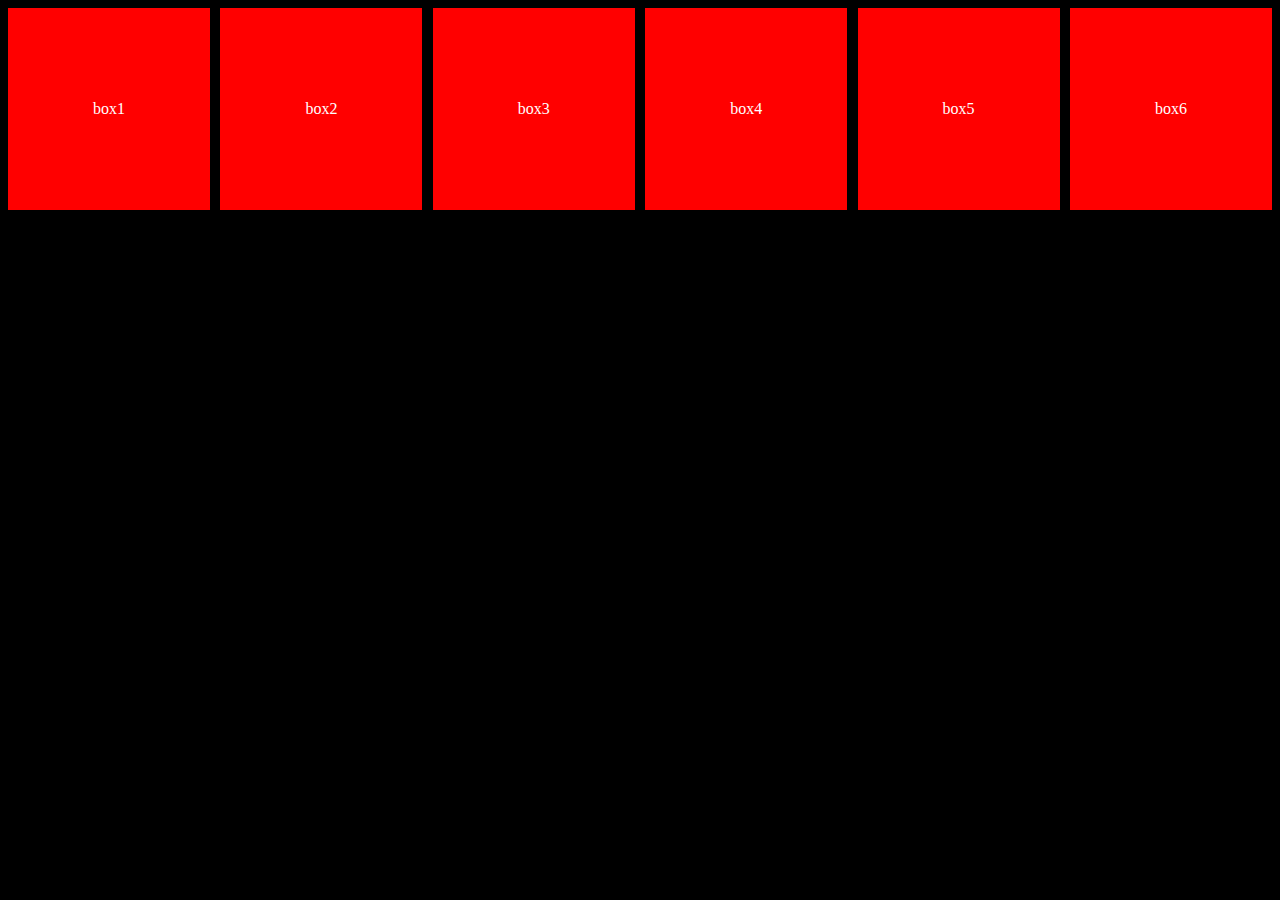
<file: 3-dars/index.html>
<!DOCTYPE html>
<html lang="en">
<head>
    <meta charset="UTF-8">
    <meta name="viewport" content="width=device-width, initial-scale=1.0">
    <title>Document</title>
    <link rel="stylesheet" href="style.css">
</head>
<body>
    <div class="container">
        <div class="box">box1</div>
        <div class="box">box2</div>
        <div class="box">box3</div>
        <div class="box">box4</div>
        <div class="box">box5</div>
        <div class="box">box6</div>
    </div>
</body> 
</html>
</file>
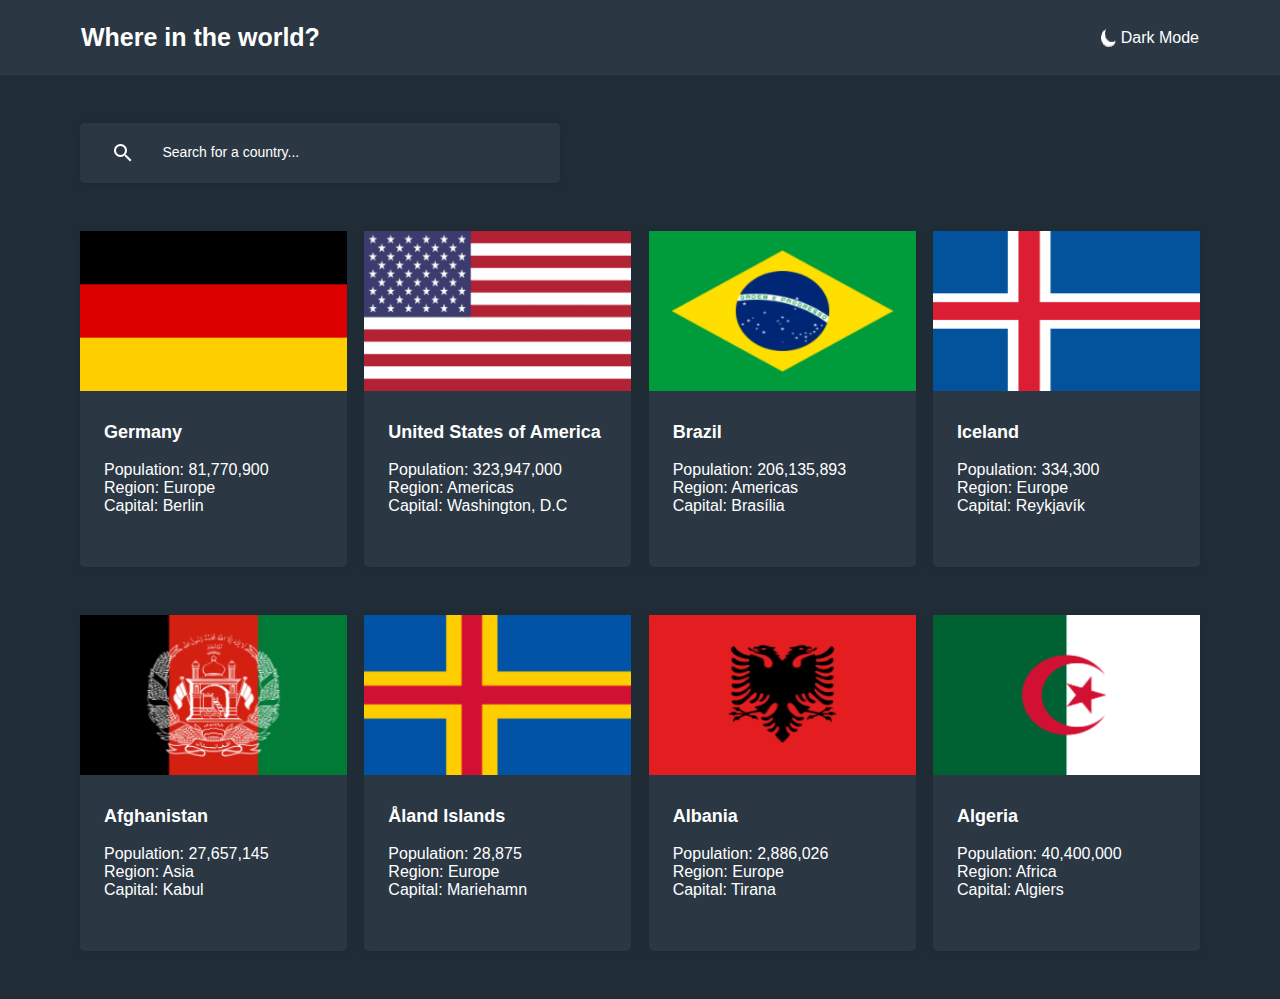
<file: 5-dars/index.html>
<!DOCTYPE html>
<html lang="en">
<head>
    <meta charset="UTF-8">
    <meta name="viewport" content="width=device-width, initial-scale=1.0">
    <title>Document</title>
    <link rel="stylesheet" href="style.css">
</head>
<body>
    <header>
        <div class="container">
            <div class="header">
                <p>Where in the world?</p>
            </div>
            <div class="content">
                <img src="images/Path.png" alt="">
                <p>Dark Mode</p>
            </div>
        </div>
    </header>
    <main>
        <section id="flags-1">
            <div class="search">
                <img src="images/search@2x.png" alt="">
                <input type="text" placeholder="Search for a country..." name="" id="">
            </div>
            <div class="series">
                <div class="flag">
                    <div class="img">
                        <img src="images/1280px-Flag_of_Germany.svg.png" alt="">
                    </div>
                    <h3>Germany</h3>
                    <div class="content">
                        <p>Population: 81,770,900</p>
                        <p>Region: Europe</p>
                        <p>Capital: Berlin</p>
                    </div>
                </div>
                <div class="flag">
                    <div class="img">
                        <img src="images/1280px-Flag_of_Germany.svg (1).png" alt="">
                    </div>
                    <h3>United States of America</h3>
                    <div class="content">
                        <p>Population: 323,947,000</p>
                        <p>Region: Americas</p>
                        <p>Capital: Washington, D.C</p>
                    </div>
                </div>
                <div class="flag">
                    <div class="img">
                        <img src="images/1280px-Flag_of_Germany.svg (2).png" alt="">
                    </div>
                    <h3>Brazil</h3>
                    <div class="content">
                        <p>Population: 206,135,893</p>
                        <p>Region: Americas</p>
                        <p>Capital: Brasília</p>
                    </div>
                </div>
                <div class="flag">
                    <div class="img">
                        <img src="images/1280px-Flag_of_Germany.svg (3).png" alt="">
                    </div>
                    <h3>Iceland</h3>
                    <div class="content">
                        <p>Population: 334,300</p>
                        <p>Region: Europe</p>
                        <p>Capital: Reykjavík</p>
                    </div>
                </div>
            </div>
        </section>
        <section id="flags-2">
            <div class="series">
                <div class="flag">
                    <div class="img">
                        <img src="images/Afganistan.png" alt="">
                    </div>
                    <h3>Afghanistan</h3>
                    <div class="content">
                        <p>Population: 27,657,145</p>
                        <p>Region: Asia</p>
                        <p>Capital: Kabul</p>
                    </div>
                </div>
                <div class="flag">
                    <div class="img">
                        <img src="images/flag1.png" alt="">
                    </div>
                    <h3>Åland Islands</h3>
                    <div class="content">
                        <p>Population: 28,875</p>
                        <p>Region: Europe</p>
                        <p>Capital: Mariehamn</p>
                    </div>
                </div>
                <div class="flag">
                    <div class="img">
                        <img src="images/flag2.png" alt="">
                    </div>
                    <h3>Albania</h3>
                    <div class="content">
                        <p>Population: 2,886,026</p>
                        <p>Region: Europe</p>
                        <p>Capital: Tirana</p>
                    </div>
                </div>
                <div class="flag">
                    <div class="img">
                        <img src="images/flag3.png" alt="">
                    </div>
                    <h3>Algeria</h3>
                    <div class="content">
                        <p>Population: 40,400,000</p>
                        <p>Region: Africa</p>
                        <p>Capital: Algiers</p>
                    </div>
                </div>
            </div>
        </section>
    </main>
</body>
</html>
</file>
<file: 3-dars/style.css>
body {
    background: #000;
}

.box {
    width: 200px;
    height: 200px;
    display: flex;
    color: white;
    align-items: center;
    justify-content: center;
    border: 1px solid red;
    background-color: red;
}

.container {
    display: flex;
    justify-content: space-between;
}

@media (max-width: 1240px) {
    body {
        background-color: yellow;
    }

    .container {
        gap: 20px;
        flex-wrap: wrap;
    }

    .box {
        width: 300px;
        height: 200px;
        border: 1px solid blue;
        background-color: blue;
    }
}

@media (max-width: 1070px) {
    body {
        background-color: red;
    }

    .container {
        gap: 20px;
        flex-wrap: wrap;
    }

    .box {
        width: 250px;
        height: 200px;
        border: 1px solid black;
        background-color: black;
    }
}

@media (max-width: 900px) {
    body {
        background-color: yellow;
    }

    .container {
        gap: 20px;
    }

    .box {
        width: 220px;
        height: 220px;
        border: 1px solid blue;
        background-color: blue;
    }
}

@media (max-width: 800px) {
    body {
        background-color: purple;
    }

    .container {
        gap: 20px;
        flex-wrap: wrap;
        justify-content: center;
    }

    .box {
        width: 300px;
        height: 300px;
        border: 1px solid orange;
        background-color: orange;
    }
}

@media (max-width: 500px) {
    body {
        background-color: purple;
    }

    .container {
        gap: 20px;
        flex-wrap: wrap;
        justify-content: center;
    }

    .box {
        width: 500px;
        height: 500px;
        border: 1px solid orange;
        background-color: orange;
    }
}
</file>
<file: 5-dars/style.css>
* {
    margin: 0;
    padding: 0;
    box-sizing: border-box;
}

@import url('https://fonts.googleapis.com/css2?family=Nunito+Sans:opsz,wght@6..12,200;6..12,300;6..12,400&display=swap');

header {
    padding: 23px 81px;
    background: rgb(43, 56, 68);
}

header .container {
    display: flex;
    align-items: center;
    justify-content: space-between;
}

header .content {
    gap: 4.5px;
    display: flex;
}

.header p {
    color: rgb(255, 255, 255);
    font-family: 'Nunito Sans', sans-serif;
    font-size: 25px;
    font-weight: 600;

}

.content p {
    color: rgb(255, 255, 255);
    font-family: 'Nunito Sans', sans-serif;
}

main {
    padding: 48px 80px;
    background: rgb(32, 44, 54);
}

.search {
    gap: 31px;
    display: flex;
    align-items: center;
    padding: 21px 34px;
    width: 480px;
    border-radius: 5px;
    box-shadow: 0px 2px 9px 0px rgba(0, 0, 0, 0.05);
    background: rgb(43, 56, 68);
}

.search input {
    border: none;
    color: white;
    background: rgb(43, 56, 68);
}

.search input::placeholder {
    color: rgb(255, 255, 255);
    font-family: 'Nunito Sans', sans-serif;
    font-size: 14px;
    font-weight: 400;
    line-height: 20px;
    letter-spacing: 0px;
    text-align: left;
}

.search img {
    width: 17.5px;
}

.series {
    display: flex;
    margin-top: 48px;
    justify-content: space-between;
}

.flag {
    width: 267px;
    height: 336px;
    border-radius: 5px;
    box-shadow: 0px 0px 7px 2px rgba(0, 0, 0, 0.03);
    background: rgb(43, 56, 68);
}

.flag h3 {
    margin-top: 24px;
    margin-left: 24px;
    color: rgb(255, 255, 255);
    font-family: 'Nunito Sans', sans-serif;
    font-size: 18px;
    font-weight: 600;
    line-height: 26px;
    letter-spacing: 0px;
    text-align: left;
}

.flag .content {
    margin-top: 16px;
    margin-left: 24px;
}

.flag img {
    width: 267px;
    height: 160px;
}

@media (max-width: 576px) {    
    header {
        padding: 30px 16px;
    }

    .header p {
        font-size: 15px ;
    }

    .content {
        font-size: 12px;
    }

    main {
        padding: 24px 16px;
    }

    .search {
        margin: 0 auto;
    }

    .series {
        gap: 50px;
        margin-top: 120px;
        align-items: center;
        flex-direction: column;
    }

    .flag {
        justify-content: center;
    }
}
</file>
